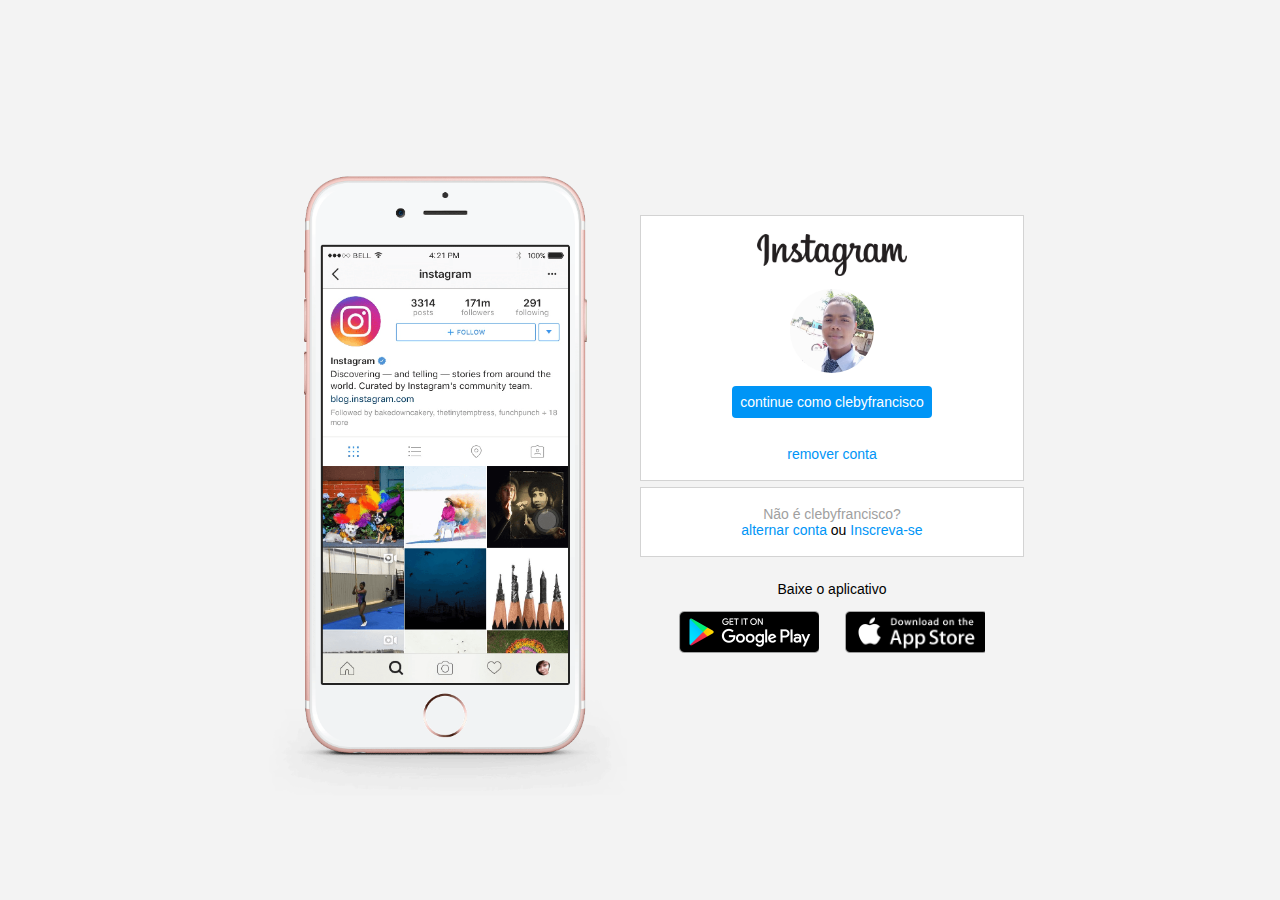
<file: index.html>
<!DOCTYPE html>
<html lang="pt-BR">
<head>
    <meta charset="UTF-8">
    <meta name="viewport" content="width=device-width, initial-scale=1.0">
    <title>Instagram</title>
    <link rel="stylesheet" href="estilo.css">
</head>
<body>
    <div class="instagram-wrapper">
        <div class="instagram-phone">
            <img src="./img/instagram-celular.png" alt="">

        </div>
        <div class="instagram-continue">
            <div class="group">
                <img src="./img/instagram-logo.png" class="instagram-logo" alt="instagram">
                <div class="profile-photo">
                    <img src="./img/ppb.jpg" alt="foto do perfil">
                </div>
                <a href="#" class="instagram-login">continue como clebyfrancisco</a>
                <a href="#" class="instagram-logout">remover conta</a>
            </div>
            <div class="group">
                <p class="not-account">Não é clebyfrancisco?</p>
                <p class="notaccount"><span class="link-blue">alternar conta</span> ou <span class="link-blue">Inscreva-se</span></p>
            </div>
            <div class="get-the-app">
                <p class="get-app">Baixe o aplicativo</p>
                <div class="download">
                    <a href="#" class="app-download"></a>
                    <a href="#" class="app-download"></a>
                </div>
            </div>

        </div>

    </div>
    
</body>
</html>
</file>
<file: estilo.css>
*{
    margin: 0;
    padding:0;
    box-sizing: border-box;
    text-decoration: none;
    font-size:14px;
    font-family: sans-serif;
}
body{
    width: 100%;
    min-height: 100vh;
    background-color: rgb(243, 243, 243);
    margin: 0;
    padding: 0;
    display: flex;
    justify-content: center;


}
.instagram-wrapper{
    display: flex;
    align-items: center;
    justify-content: start;
    width: 60%;
    height: 100vh;

}
.instagram-phone {
    display: flex;
    align-items: center;
    justify-content: center;
    width: 50%;
}
.instagram-phone img {
    height: 50rem;
}
.instagram-continue {
    display: flex;
    align-items: center;
    justify-content: space-around;
    flex-direction: column;
    width: 50%;
    min-height: 34rem;
}
.group {
    display: flex;
    justify-content: space-between;
    align-items: center;
    flex-direction: column;
    background-color: white;
    width: 100%;
    padding: 1.3rem 0;
    border: 1px solid lightgray;
}
.group:nth-child(1){
    min-height: 19rem;
}
.instagram-logo {
    height: 3rem;
}
.profile-photo{
    display: flex;
    justify-content: center;
    align-items: center;
    border-radius: 50%;
    overflow: hidden;
}
.profile-photo img {
    height: 6rem;
}
.instagram-login {
    background-color: #0095f6;
    color: white;
    padding: 8px;
    border-radius: 4px;
}
.instagram-logout {
    color: #0095f6;
    margin-top: 1rem;
}
.not-account {
    color: rgb(160, 160, 160);

}
.link-blue {
    color: #0095f6;
}
.get-the-app {
    display: flex;
    flex-direction: column;
    align-items: center;
    justify-content: center;
    width: 100%;
    padding: 1.3rem 0;
}
.download {
    display: flex;
    width: 100%;
    justify-content: space-evenly;
    align-items: center;
    padding: 1rem;
}
.app-download {
    height: 3rem;
    width: 10rem;
    background-size: cover;
}
.app-download:nth-child(1){
    background-image: url('./img/googleplay-button.png');
}
.app-download:nth-child(2){
    background-image: url('./img/apple-button.png');
}


@media (max-width: 1024px){
    .instagram-wrapper{
        width: 90%;
    }
}
@media (max-width: 650px){
    body{
        background-color: #fff;
    }
    .instagram-wrapper {
        width:90%;
    }
    .instagram-phone {
        display: none;
    }
    .instagram-continue {
        width: 100%;
    }
    .group {
        border: 1px solid transparent;
    }
}
</file>
